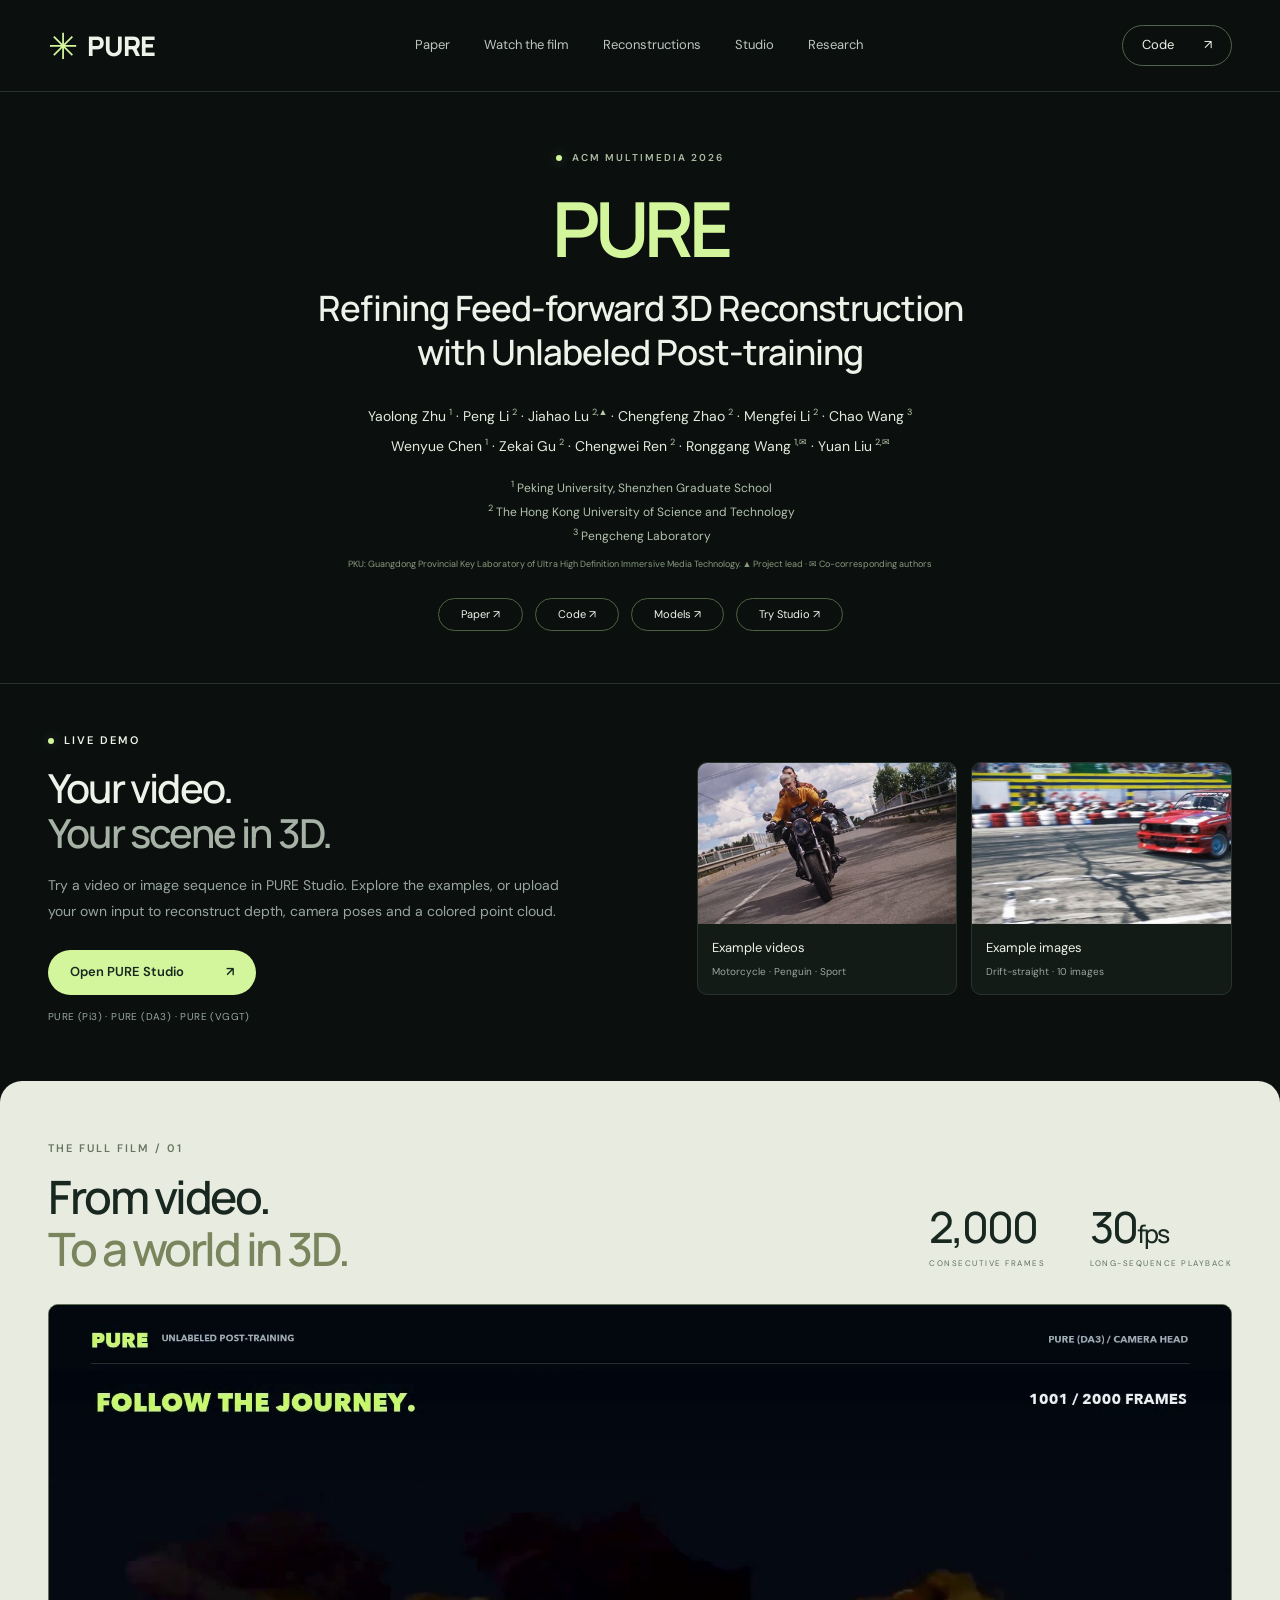
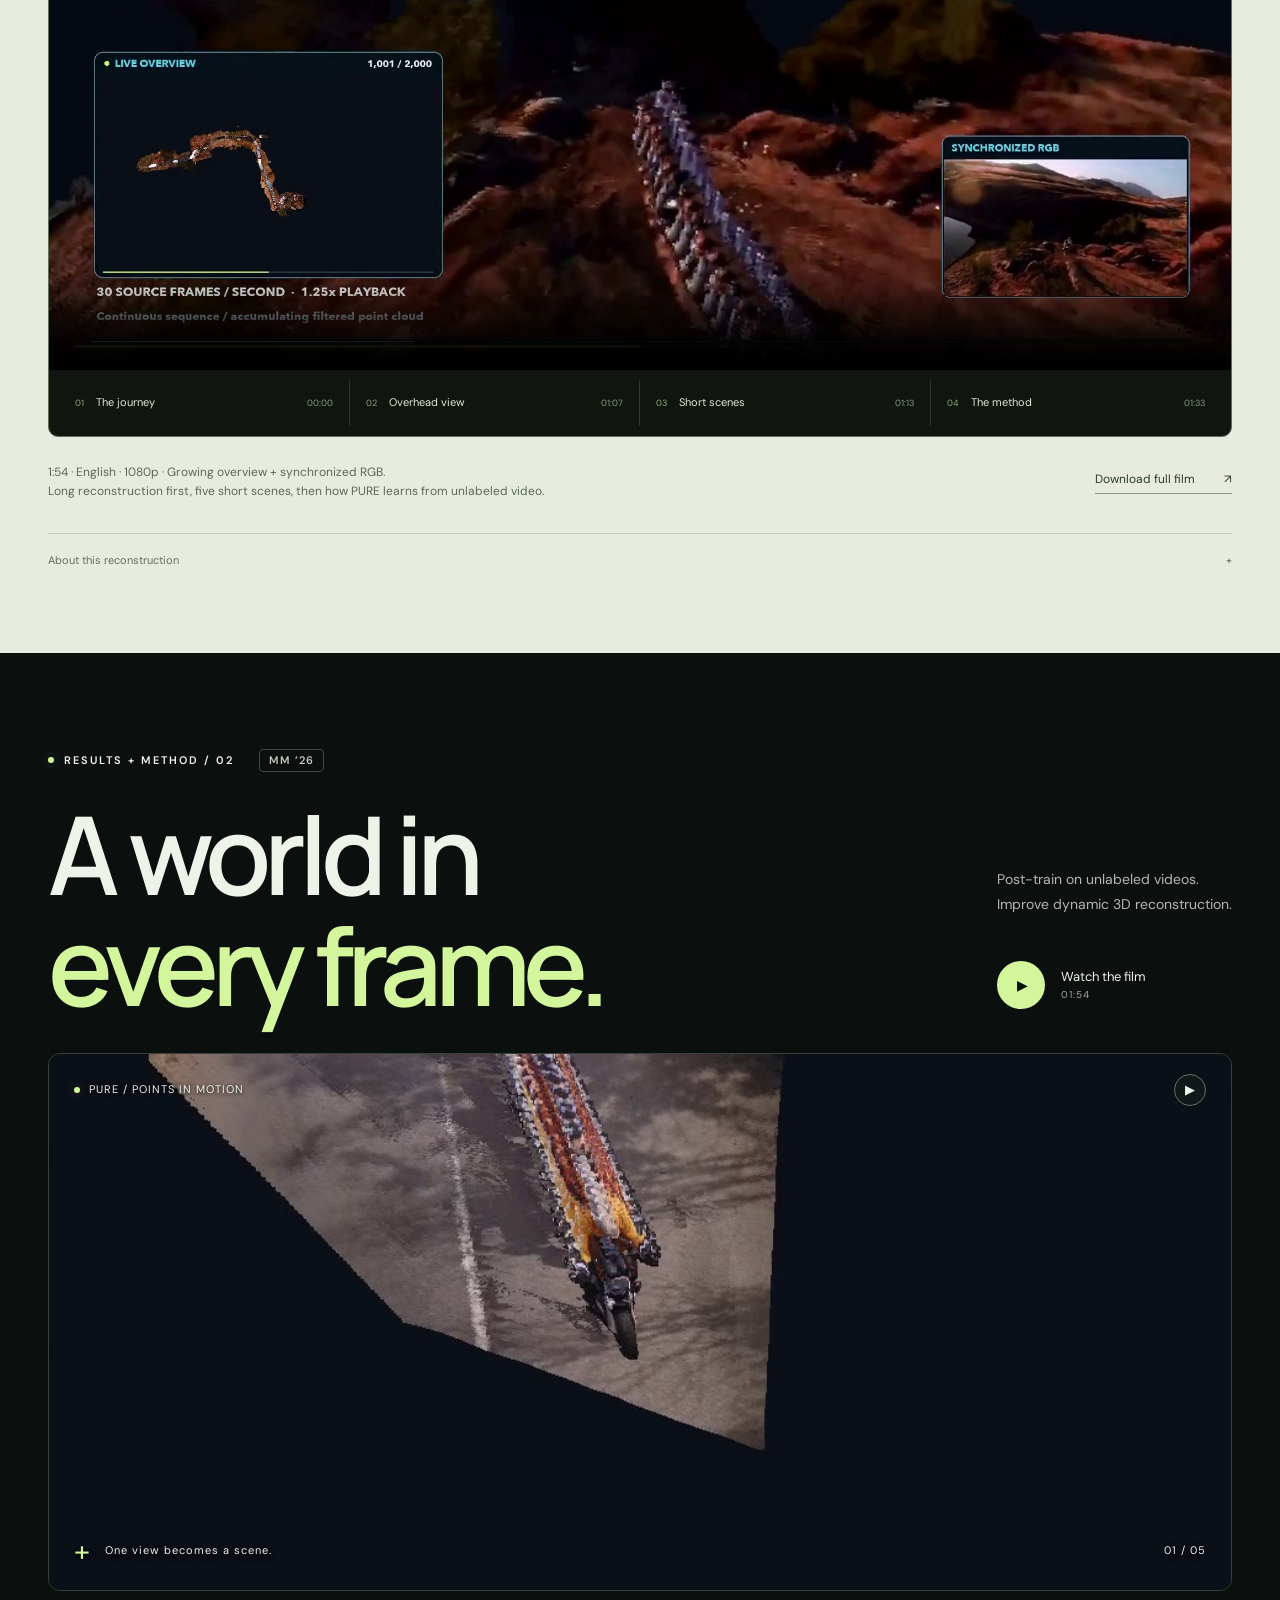
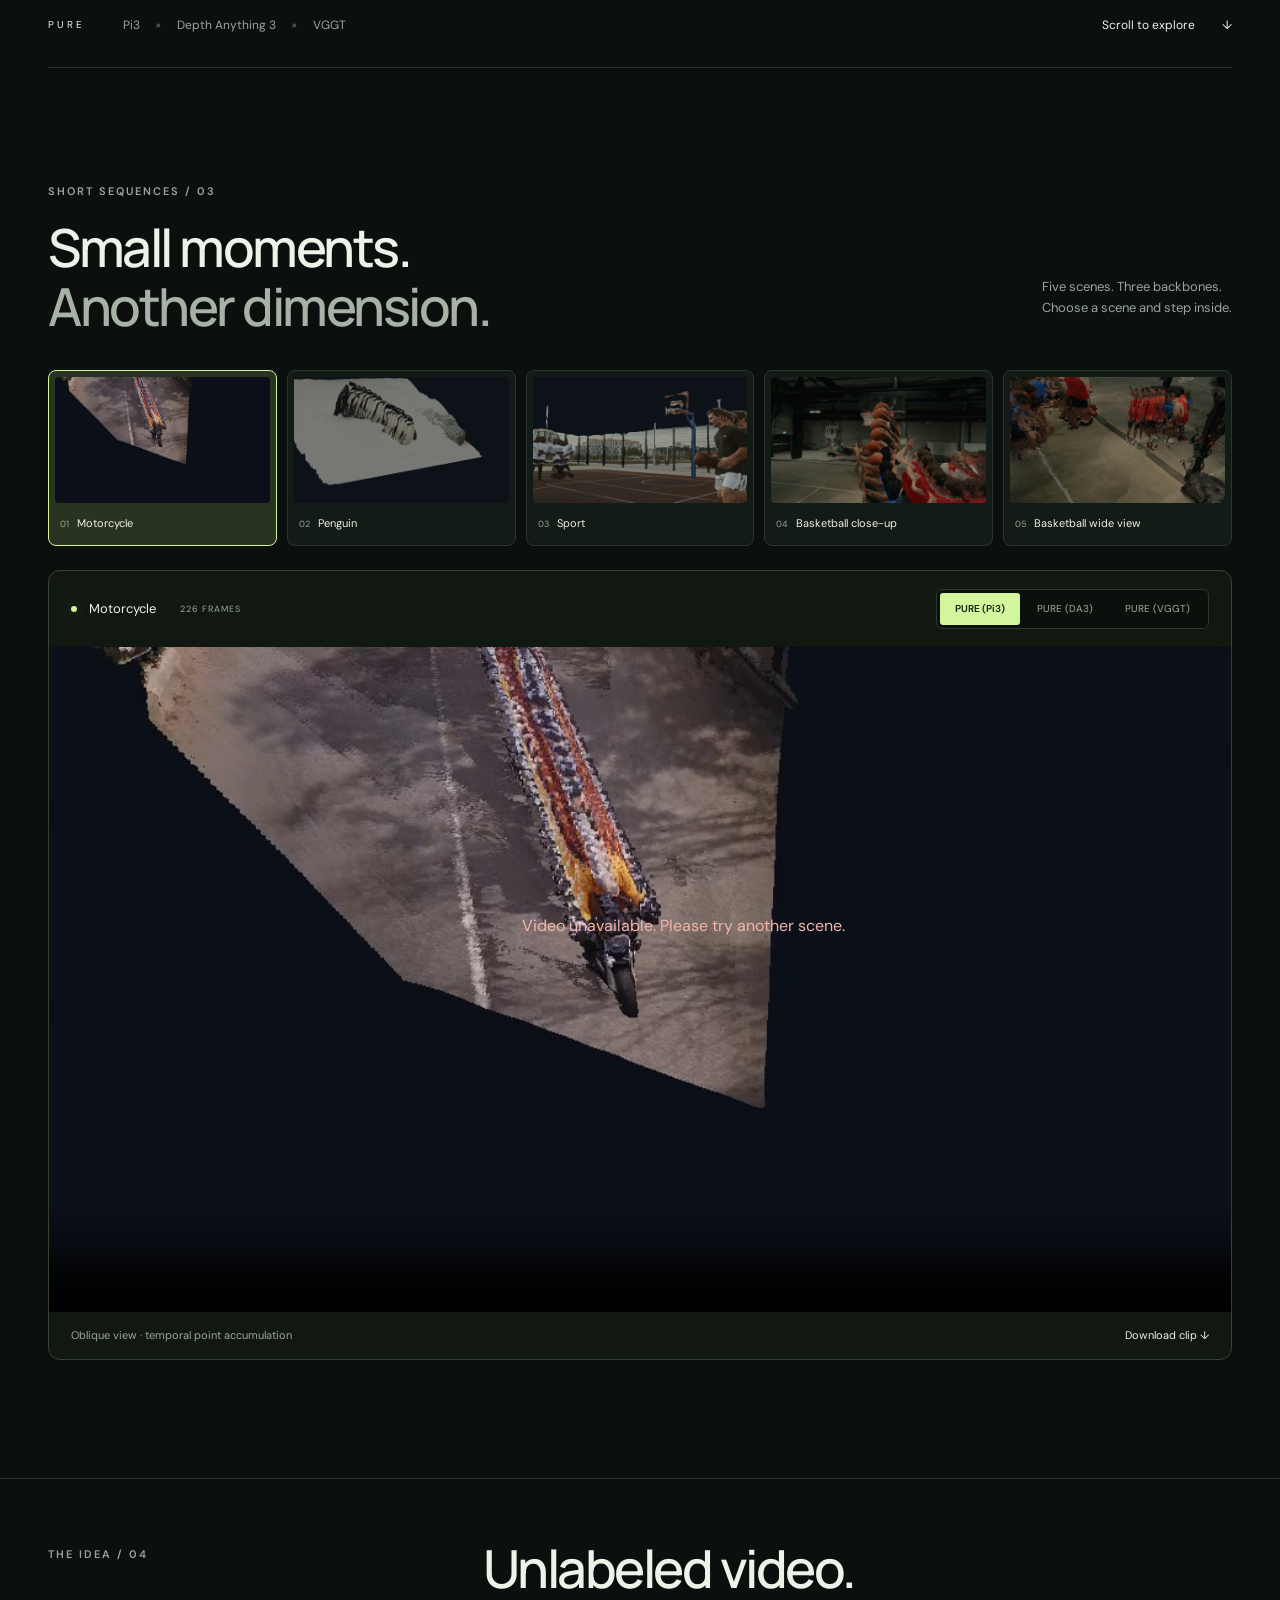
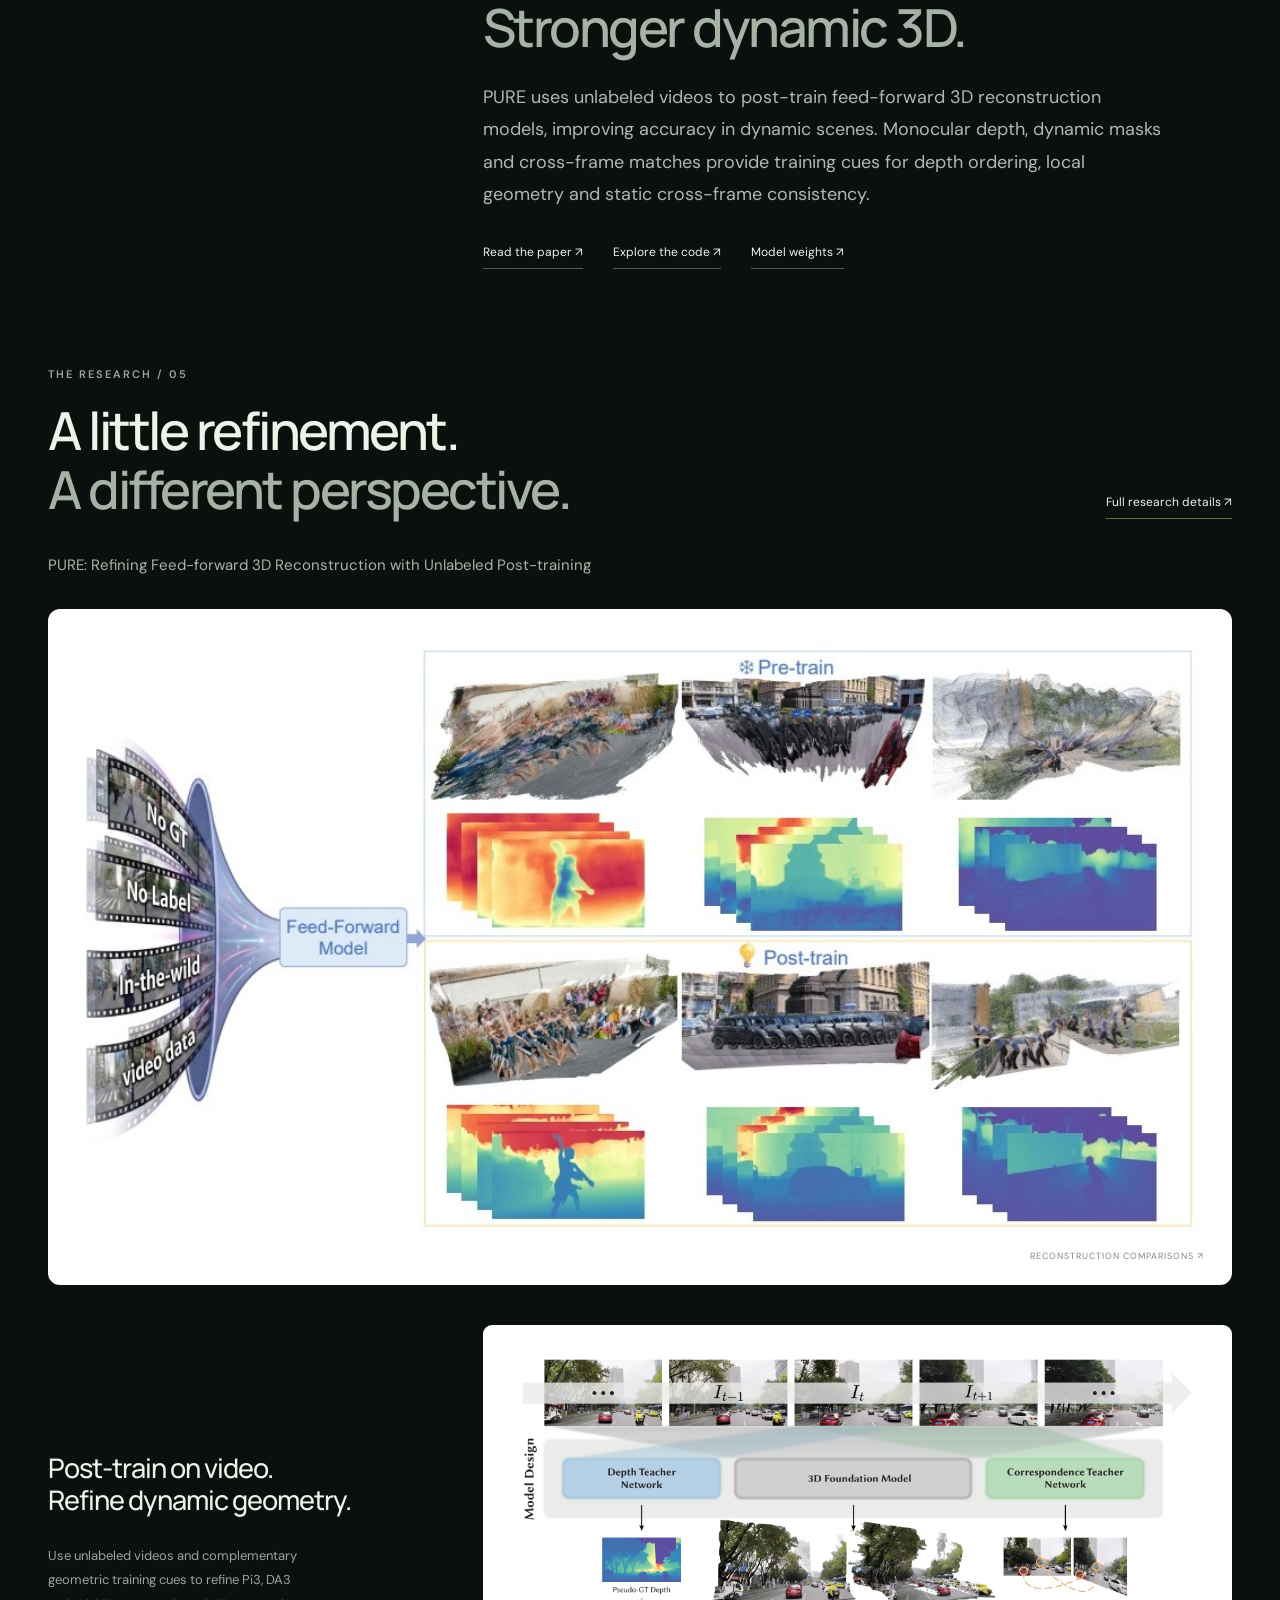
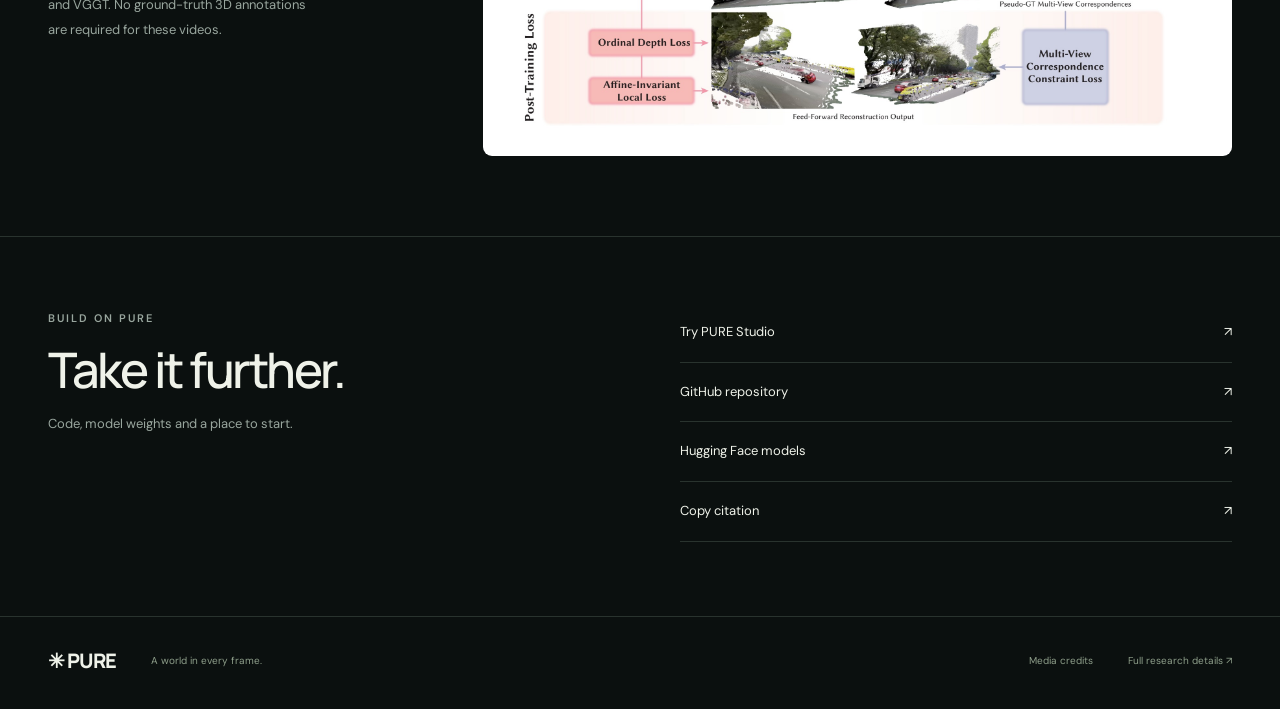
<file: index.html>
<!doctype html>
<html lang="en"><head><meta charset="utf-8"><meta name="viewport" content="width=device-width,initial-scale=1"><link rel="canonical" href="https://funnyguy525.github.io/PURE-Page/"><meta property="og:title" content="PURE — Unlabeled post-training for dynamic 3D reconstruction"><meta property="og:description" content="A complete 2,000-frame reconstruction at 30 fps, five short scenes, and the PURE method."><meta property="og:image" content="https://funnyguy525.github.io/PURE-Page/assets/pure-film-poster.jpg?v=20261019-live-overview"><meta name="theme-color" content="#0b100f"><meta name="description" content="PURE: Refining Feed-forward 3D Reconstruction with Unlabeled Post-training. Explore video-to-3D reconstructions across Pi3, DA3 and VGGT."><title>PURE: Refining Feed-forward 3D Reconstruction with Unlabeled Post-training</title><link rel="icon" href="assets/favicon.svg"><link rel="stylesheet" href="style.css?v=20261019-studio-v1"></head>
<body>
<header class="nav"><a class="wordmark" href="#paper" aria-label="PURE home"><span class="brand-mark" aria-hidden="true">✳</span> PURE</a><nav aria-label="Main navigation"><a href="#paper">Paper</a><a href="#long"><span class="nav-wide">Watch the film</span><span class="nav-short">Film</span></a><a href="#explore"><span class="nav-wide">Reconstructions</span><span class="nav-short">Demos</span></a><a href="#studio">Studio</a><a href="#method">Research</a></nav><a class="nav-code" href="https://github.com/IGL-HKUST/PURE" target="_blank" rel="noopener">Code <span>↗</span></a></header>
<main>
<section class="paper-header wrap" id="paper"><div class="eyebrow paper-eyebrow"><span class="status-dot"></span> ACM MULTIMEDIA 2026</div><h1><span class="paper-acronym">PURE</span><span class="paper-title">Refining Feed-forward 3D Reconstruction <br>with Unlabeled Post-training</span></h1><div class="authors"><p>Yaolong Zhu<sup>1</sup> · Peng Li<sup>2</sup> · Jiahao Lu<sup>2,▲</sup> · Chengfeng Zhao<sup>2</sup> · Mengfei Li<sup>2</sup> · Chao Wang<sup>3</sup><br>Wenyue Chen<sup>1</sup> · Zekai Gu<sup>2</sup> · Chengwei Ren<sup>2</sup> · Ronggang Wang<sup>1,✉</sup> · Yuan Liu<sup>2,✉</sup></p><div class="institutions"><span><sup>1</sup> Peking University, Shenzhen Graduate School</span><span><sup>2</sup> The Hong Kong University of Science and Technology</span><span><sup>3</sup> Pengcheng Laboratory</span></div><small>PKU: Guangdong Provincial Key Laboratory of Ultra High Definition Immersive Media Technology. ▲ Project lead · ✉ Co-corresponding authors</small></div><div class="resource-links paper-links"><a href="https://arxiv.org/abs/2610.14698" target="_blank" rel="noopener">Paper ↗</a><a href="https://github.com/IGL-HKUST/PURE" target="_blank" rel="noopener">Code ↗</a><a href="https://huggingface.co/cyun9286/PURE" target="_blank" rel="noopener">Models ↗</a><a href="https://huggingface.co/spaces/cyun9286/PURE-Studio" target="_blank" rel="noopener">Try Studio ↗</a></div></section>
<section class="studio-banner wrap" id="studio" aria-labelledby="studio-title">
<div class="studio-copy"><div class="eyebrow"><span class="status-dot"></span> LIVE DEMO</div><h2 id="studio-title">Your video.<br><span>Your scene in 3D.</span></h2><p>Try a video or image sequence in PURE Studio. Explore the examples, or upload your own input to reconstruct depth, camera poses and a colored point cloud.</p><a class="studio-launch" href="https://huggingface.co/spaces/cyun9286/PURE-Studio" target="_blank" rel="noopener">Open PURE Studio <span aria-hidden="true">↗</span></a><small>PURE (Pi3) · PURE (DA3) · PURE (VGGT)</small></div>
<div class="studio-samples"><a href="https://huggingface.co/spaces/cyun9286/PURE-Studio" target="_blank" rel="noopener"><img src="assets/motorcycle-rgb.jpg" alt="Motorcycle video example available in PURE Studio" loading="lazy"><span>Example videos <small>Motorcycle · Penguin · Sport</small></span></a><a href="https://huggingface.co/spaces/cyun9286/PURE-Studio" target="_blank" rel="noopener"><img src="assets/drift-straight-rgb.jpg" alt="Drift-straight image sequence available in PURE Studio" loading="lazy"><span>Example images <small>Drift-straight · 10 images</small></span></a></div>
</section>
<section class="long-section" id="long"><div class="wrap"><div class="long-heading"><div><div class="section-kicker">THE FULL FILM / 01</div><h2>From video.<br><em>To a world in 3D.</em></h2></div><div class="long-numbers"><div><strong>2,000</strong><span>CONSECUTIVE FRAMES</span></div><div><strong>30<span>fps</span></strong><span>LONG-SEQUENCE PLAYBACK</span></div></div></div><div class="long-player"><div class="long-media media-with-rgb"><video id="long-video" controls muted loop playsinline preload="metadata" poster="assets/pure-film-poster.jpg?v=20261019-live-overview" src="assets/pure-film.mp4?v=20261019-live-overview" aria-label="PURE full film: 2000-frame reconstruction at 30 fps, five short scenes and method explanation"></video></div><div class="long-chapters"><button data-seek="0"><span>01</span> The journey <small>00:00</small></button><button data-seek="66.666667"><span>02</span> Overhead view <small>01:07</small></button><button data-seek="72.666667"><span>03</span> Short scenes <small>01:13</small></button><button data-seek="92.666667"><span>04</span> The method <small>01:33</small></button></div></div><div class="long-caption"><p>1:54 · English · 1080p · Growing overview + synchronized RGB.<br>Long reconstruction first, five short scenes, then how PURE learns from unlabeled video.</p><a href="assets/pure-film.mp4?v=20261019-live-overview" download>Download full film <span>↗</span></a></div><details class="result-note"><summary>About this reconstruction <span>+</span></summary><p>The long reconstruction uses PURE (DA3) Camera Head with 128-frame clips and 1-frame overlap. All 2,000 source frames appear once, in order, at 30 frames per second (about 1.25× the source speed). Only the viewing camera is smoothed; the reconstructed geometry is unchanged. The lower-left overhead map grows in sync with each frame, then expands into the complete filtered cloud without point subsampling. This is an offline temporal accumulation, not a live causal reconstruction. Some seams and moving-rider ghosting remain (7 of 15 seams meet the recorded geometry thresholds).</p></details></div></section>
<section class="hero" id="film"><div class="hero-copy"><div class="eyebrow"><span class="status-dot"></span> RESULTS + METHOD / 02 <span class="edition">MM ’26</span></div><h2 class="hero-title">A world in<br><em>every frame.</em></h2><div class="hero-bottom"><p>Post-train on unlabeled videos.<br>Improve dynamic 3D reconstruction.</p><button class="watch-button" id="watch-film"><span class="play-icon">▶</span><span>Watch the film <small>01:54</small></span></button></div></div>
<div class="hero-stage"><video id="hero-video" muted playsinline loop preload="metadata" poster="assets/motorcycle-pi3.jpg" src="assets/motorcycle-pi3.mp4" aria-label="PURE motorcycle point cloud reconstruction"></video><aside class="rgb-inset" id="hero-rgb-inset" aria-label="Synchronized RGB input"><div class="rgb-label"><span class="rgb-dot"></span>RGB INPUT</div><video class="rgb-video" id="hero-rgb" src="assets/motorcycle-rgb.mp4" poster="assets/motorcycle-rgb.jpg" muted playsinline preload="metadata" aria-label="Original RGB input synchronized to reconstruction"></video></aside><div class="stage-top"><span><span class="status-dot"></span> PURE / POINTS IN MOTION</span><button id="hero-pause" class="glass-button" aria-label="Pause background video">Ⅱ</button></div><div class="stage-bottom"><span class="little-cross">+</span><span>One view becomes a scene.</span><span class="mono">01 / 05</span></div></div>
<div class="hero-foot"><span>PURE</span><p>Pi3 <i>×</i> Depth Anything 3 <i>×</i> VGGT</p><a href="#explore">Scroll to explore <span>↓</span></a></div></section>
<section class="gallery wrap" id="explore"><div class="section-head"><div><div class="section-kicker">SHORT SEQUENCES / 03</div><h2>Small moments.<br><span>Another dimension.</span></h2></div><p>Five scenes. Three backbones.<br>Choose a scene and step inside.</p></div>
<div class="scene-tabs" role="tablist" aria-label="Choose scene">
<button class="scene-tab active" role="tab" aria-selected="true" data-scene="motorcycle"><img src="assets/motorcycle-pi3.jpg" alt=""><span><b>01</b> Motorcycle</span></button>
<button class="scene-tab" role="tab" aria-selected="false" data-scene="penguin"><img src="assets/penguin-da3.jpg" alt=""><span><b>02</b> Penguin</span></button>
<button class="scene-tab" role="tab" aria-selected="false" data-scene="sport"><img src="assets/sport-vggt.jpg" alt=""><span><b>03</b> Sport</span></button>
<button class="scene-tab" role="tab" aria-selected="false" data-scene="canyon"><img src="assets/canyon-da3.jpg" alt=""><span><b>04</b> Basketball close-up</span></button>
<button class="scene-tab" role="tab" aria-selected="false" data-scene="jump"><img src="assets/jump-vggt.jpg" alt=""><span><b>05</b> Basketball wide view</span></button>
</div>
<div class="player-shell"><div class="player-toolbar"><div class="scene-name"><span class="status-dot"></span><span id="scene-title">Motorcycle</span><small id="scene-frames">226 FRAMES</small></div><div class="model-tabs" role="group" aria-label="Reconstruction model"><button class="active" data-model="pi3" aria-pressed="true">PURE (Pi3)</button><button data-model="da3" aria-pressed="false">PURE (DA3)</button><button data-model="vggt" aria-pressed="false">PURE (VGGT)</button></div></div><div class="video-frame"><video id="scene-video" controls muted playsinline loop preload="metadata" poster="assets/motorcycle-pi3.jpg" src="assets/motorcycle-pi3.mp4" aria-label="Selected reconstruction"></video><aside class="rgb-inset" id="scene-rgb-inset" aria-label="Synchronized RGB input"><div class="rgb-label"><span class="rgb-dot"></span>RGB INPUT</div><video class="rgb-video" id="scene-rgb" src="assets/motorcycle-rgb.mp4" poster="assets/motorcycle-rgb.jpg" muted playsinline preload="metadata" aria-label="Original RGB input synchronized to reconstruction"></video></aside><span class="video-error" hidden>Video unavailable. Please try another scene.</span></div><div class="player-footer"><span id="view-caption">Oblique view · temporal point accumulation</span><a id="scene-download" href="assets/motorcycle-pi3.mp4" download>Download clip ↓</a></div></div>
</section>
<section class="intro wrap"><div class="section-kicker">THE IDEA / 04</div><div><h2>Unlabeled video.<br><span>Stronger dynamic 3D.</span></h2><p>PURE uses unlabeled videos to post-train feed-forward 3D reconstruction models, improving accuracy in dynamic scenes. Monocular depth, dynamic masks and cross-frame matches provide training cues for depth ordering, local geometry and static cross-frame consistency.</p><div class="resource-links"><a href="https://arxiv.org/abs/2610.14698" target="_blank" rel="noopener">Read the paper ↗</a><a href="https://github.com/IGL-HKUST/PURE" target="_blank" rel="noopener">Explore the code ↗</a><a href="https://huggingface.co/cyun9286/PURE" target="_blank" rel="noopener">Model weights ↗</a></div></div></section>
<section class="method wrap" id="method"><div class="section-head"><div><div class="section-kicker">THE RESEARCH / 05</div><h2>A little refinement.<br><span>A different perspective.</span></h2></div><a class="text-link" href="paper.html">Full research details ↗</a></div><p class="method-title">PURE: Refining Feed-forward 3D Reconstruction with Unlabeled Post-training</p><div class="figure"><button data-zoom="assets/teaser.jpg" aria-label="Enlarge reconstruction comparison"><img src="assets/teaser.jpg" alt="PURE before and after post-training reconstruction comparisons" loading="lazy"><span>RECONSTRUCTION COMPARISONS ↗</span></button></div><div class="pipeline-row"><div><h3>Post-train on video.<br>Refine dynamic geometry.</h3><p>Use unlabeled videos and complementary geometric training cues to refine Pi3, DA3 and VGGT. No ground-truth 3D annotations are required for these videos.</p></div><button data-zoom="assets/pipeline.jpg" class="pipeline" aria-label="Enlarge PURE pipeline"><img src="assets/pipeline.jpg" alt="The PURE post-training pipeline" loading="lazy"></button></div>

</section>
<section class="cite wrap"><div><div class="section-kicker">BUILD ON PURE</div><h2>Take it further.</h2><p>Code, model weights and a place to start.</p></div><div class="cta-links"><a href="https://huggingface.co/spaces/cyun9286/PURE-Studio" target="_blank" rel="noopener">Try PURE Studio <span>↗</span></a><a href="https://github.com/IGL-HKUST/PURE" target="_blank" rel="noopener">GitHub repository <span>↗</span></a><a href="https://huggingface.co/cyun9286/PURE" target="_blank" rel="noopener">Hugging Face models <span>↗</span></a><button id="copy-citation">Copy citation <span>↗</span></button></div></section>
<footer class="wrap"><a class="wordmark" href="#paper">✳ PURE</a><span>A world in every frame.</span><details><summary>Media credits</summary><p>Motorcycle, penguin and sport inputs: <a href="https://github.com/Self-Evo/SelfEvo/tree/main/examples" target="_blank" rel="noopener">SelfEvo examples</a>. The two additional basketball clips and ride: user-provided videos. Reconstructions generated with PURE; source footage belongs to its respective creators.</p><a href="assets/media-provenance.json">Media provenance</a></details><a href="paper.html">Full research details ↗</a></footer>
</main>
<dialog id="film-dialog" aria-labelledby="film-title"><div class="dialog-top"><span id="film-title">PURE / RESULTS &amp; THE METHOD</span><button data-close aria-label="Close film">×</button></div><div class="demo-media media-with-rgb"><video id="demo-video" controls muted playsinline preload="none" poster="assets/pure-film-poster.jpg?v=20261019-live-overview" src="assets/pure-film.mp4?v=20261019-live-overview"></video></div><div class="long-chapters demo-chapters"><button data-demo-seek="0"><span>01</span> The journey <small>00:00</small></button><button data-demo-seek="66.666667"><span>02</span> Overhead view <small>01:07</small></button><button data-demo-seek="72.666667"><span>03</span> Short scenes <small>01:13</small></button><button data-demo-seek="92.666667"><span>04</span> The method <small>01:33</small></button></div><a href="assets/pure-film.mp4?v=20261019-live-overview" download>Download full film ↓</a></dialog>
<dialog id="image-dialog" aria-label="Enlarged research figure"><button data-close aria-label="Close figure">×</button><img id="zoom-image" alt="Enlarged PURE research figure"></dialog>
<div id="toast" role="status" aria-live="polite"></div><script src="app.js?v=20261019-live-overview-v7"></script></body></html>
</file>
<file: style.css>
@import url('https://fonts.googleapis.com/css2?family=DM+Sans:wght@400;450;500;550;600;650;700&family=Manrope:wght@400;500;600;650;700;750;800&display=swap');
:root{--bg:#0b100f;--ink:#eff2e9;--dim:#99a69e;--lime:#d3f59b;--line:#29332e;--paper:#f0f0e9;--dark:#18271f}*{box-sizing:border-box}html{scroll-behavior:smooth;scroll-padding-top:94px}body{margin:0;background:var(--bg);color:var(--ink);font:16px/1.6 'DM Sans',Arial,sans-serif}a{color:inherit;text-decoration:none}button{font:inherit;cursor:pointer;color:inherit;border:0}button:focus-visible,a:focus-visible,summary:focus-visible{outline:2px solid var(--lime);outline-offset:5px}button:disabled{cursor:default}img{max-width:100%;display:block}video{display:block;width:100%;background:#0c1119}.wrap{max-width:1328px;margin:auto;padding-left:48px;padding-right:48px}.nav{height:92px;padding:0 48px;display:flex;align-items:center;justify-content:space-between;border-bottom:1px solid var(--line);max-width:1440px;margin:auto}.wordmark{font:800 27px 'Manrope',Arial,sans-serif;letter-spacing:-1px;display:flex;align-items:center;gap:10px}.brand-mark{font-size:36px;font-weight:400;color:var(--lime)}.nav nav{display:flex;gap:34px;color:#bdc6bf;font-size:13px}.nav nav a:hover{color:var(--lime)}.nav-code{font-size:13px;border:1px solid #53634d;border-radius:30px;padding:9px 19px;display:flex;gap:30px}.nav-code:hover{background:var(--lime);color:var(--bg)}.hero{max-width:1440px;margin:auto;padding:66px 48px 0}.eyebrow,.section-kicker{font-size:11px;letter-spacing:2px;font-weight:600}.eyebrow{display:flex;align-items:center;gap:10px}.status-dot{display:inline-block;width:6px;height:6px;background:var(--lime);border-radius:50%;box-shadow:0 0 12px #d3f59244}.edition{border:1px solid #3c493a;padding:2px 9px;border-radius:4px;margin-left:15px;color:#bfccb8;letter-spacing:1px}.hero-copy{position:relative}h1{font:600 clamp(62px,8.5vw,128px)/1.02 'Manrope',Arial,sans-serif;letter-spacing:-7px;margin:27px 0 32px;max-width:850px}em{font-style:normal;color:var(--lime)}.hero-bottom{position:absolute;right:0;bottom:12px;display:flex;flex-direction:column;gap:30px;align-items:flex-start}.hero-bottom p{font-size:14px;line-height:1.8;color:#aeb9af}.watch-button{display:flex;gap:16px;align-items:center;padding:0;background:none;font-size:13px}.play-icon{background:var(--lime);width:48px;height:48px;display:grid;place-items:center;border-radius:50%;color:var(--bg);font-size:14px;padding-left:3px;transition:transform .25s}.watch-button:hover .play-icon{transform:scale(1.1)}.watch-button small{display:block;color:var(--dim);font-size:10px;letter-spacing:1px;text-align:left}.hero-stage{position:relative;border-radius:12px;overflow:hidden;height:clamp(350px,42vw,585px);border:1px solid #354139}.hero-stage video{height:100%;object-fit:cover}.stage-top,.stage-bottom{position:absolute;left:25px;right:25px;display:flex;justify-content:space-between;align-items:center;font-size:11px;letter-spacing:1px}.stage-top{top:20px}.stage-top>span{display:flex;align-items:center;gap:9px;text-shadow:0 1px 4px black}.glass-button{border:1px solid #677066;background:#17231977;width:32px;height:32px;border-radius:50%;font-size:13px;backdrop-filter:blur(10px)}.stage-bottom{bottom:24px;text-shadow:0 2px 6px black;gap:14px;justify-content:flex-start}.stage-bottom .mono{margin-left:auto}.little-cross{font-size:29px;line-height:1;color:var(--lime)}.hero-foot{padding:25px 0 32px;display:flex;align-items:center;border-bottom:1px solid var(--line);font-size:12px;color:var(--dim);gap:38px}.hero-foot>span{letter-spacing:3px;color:var(--ink);font-size:10px}.hero-foot p{margin:0}.hero-foot i{font-style:normal;margin:0 12px;color:#5f7568}.hero-foot>a{margin-left:auto;color:var(--ink)}.hero-foot>a span{margin-left:24px}.intro{padding-top:112px;padding-bottom:112px;display:grid;grid-template-columns:1fr 2fr;gap:60px}.section-kicker{color:var(--dim);padding-top:7px}h2{font:550 clamp(36px,4.1vw,60px)/1.12 'Manrope',Arial,sans-serif;letter-spacing:-2.5px;margin:18px 0 24px}h2 span{color:#a5b2a5}.intro h2{margin-top:0}.intro p{max-width:680px;color:#adbaaf;font-size:18px;line-height:1.8}.resource-links{display:flex;gap:30px;margin-top:32px;font-size:12px}.resource-links a{border-bottom:1px solid #4d6347;padding-bottom:6px}.resource-links a:hover{color:var(--lime)}.gallery{padding-bottom:118px}.section-head{display:flex;justify-content:space-between;align-items:flex-end;gap:24px;margin-bottom:34px}.section-head h2{margin-bottom:0}.section-head>p{font-size:13px;color:var(--dim);padding-bottom:4px}.scene-tabs{display:grid;grid-template-columns:repeat(6,1fr);gap:10px;margin-bottom:24px}.scene-tab{padding:6px;background:#121b16;border:1px solid #28382a;border-radius:8px;text-align:left;transition:border-color .2s,transform .2s}.scene-tab:hover{transform:translateY(-3px)}.scene-tab.active{border-color:var(--lime);background:#283321}.scene-tab img{aspect-ratio:1.7;object-fit:cover;border-radius:4px;opacity:.72;transition:opacity .2s}.scene-tab.active img,.scene-tab:hover img{opacity:1}.scene-tab>span{display:flex;gap:8px;padding:12px 5px 6px;font-size:11px;align-items:center}.scene-tab b{font-size:9px;font-weight:400;color:var(--dim)}.player-shell{border-radius:12px;overflow:hidden;border:1px solid #354331;background:#101811}.player-toolbar{padding:18px 22px;display:flex;align-items:center;justify-content:space-between;gap:20px}.scene-name{display:flex;align-items:center;gap:12px;font-size:13px}.scene-name small{font-size:9px;letter-spacing:1px;color:var(--dim);margin-left:12px}.model-tabs{display:flex;background:#0b100d;border:1px solid #2c382b;border-radius:6px;padding:3px;gap:2px}.model-tabs button{padding:8px 15px;font-size:10px;background:none;color:#a0af9d;border-radius:3px}.model-tabs button.active{background:var(--lime);color:#182317;font-weight:600}.video-frame{position:relative}.video-frame video{aspect-ratio:16/9}.video-error{position:absolute;inset:40%;width:90%;color:#f2b6ab}.video-error[hidden]{display:none}.player-footer{padding:15px 22px;font-size:11px;display:flex;justify-content:space-between;color:var(--dim)}.player-footer a{color:var(--ink)}.long-section{background:#e8ece0;color:var(--dark);padding:94px 0 65px;border-radius:26px 26px 0 0}.long-section .section-kicker{color:#687560}.long-heading{display:flex;justify-content:space-between;align-items:flex-end;gap:40px;margin-bottom:42px}.long-heading h2{margin-bottom:0}.long-heading em{color:#7a855d}.long-numbers{display:flex;gap:45px;padding-bottom:4px}.long-numbers>div{display:flex;flex-direction:column}.long-numbers strong{font:500 43px/1.4 'Manrope',sans-serif;letter-spacing:-2px}.long-numbers strong span{font-size:25px}.long-numbers>div>span{font-size:8px;letter-spacing:1.5px;color:#5f705d}.long-player{border-radius:10px;overflow:hidden;background:#10160f;border:1px solid #607158}.long-player video{aspect-ratio:16/9}.long-chapters{display:grid;grid-template-columns:repeat(3,1fr);padding:10px}.long-chapters button{background:none;color:#e1e8d6;display:flex;align-items:center;text-align:left;font-size:11px;padding:14px 16px;border-right:1px solid #2b3926}.long-chapters button:last-child{border:0}.long-chapters button>span{color:#90a478;font-size:9px;margin-right:12px}.long-chapters small{margin-left:auto;color:#879b7e;font-size:9px}.long-chapters button:hover{background:#27341d;border-radius:5px}.long-caption{display:flex;justify-content:space-between;align-items:center;gap:30px;padding:14px 0 20px;font-size:12px;color:#5a6957}.long-caption>a{color:#263e23;border-bottom:1px solid #8b9b7e;padding-bottom:4px;white-space:nowrap}.long-caption a span{margin-left:26px}.result-note{border-top:1px solid #c3cdb9;padding:18px 0;font-size:11px;color:#626e5e;max-width:100%}.result-note summary{display:flex;justify-content:space-between;cursor:pointer;list-style:none}.result-note p{max-width:850px;line-height:1.9;margin-top:18px}.method{padding-top:100px;padding-bottom:80px}.text-link{font-size:12px;border-bottom:1px solid #637052;padding-bottom:6px}.method-title{font-size:15px;color:#a8b5a6;margin:32px 0}.figure{background:#fff;border-radius:12px;overflow:hidden;padding:28px 28px 18px}.figure button{padding:0;background:none;width:100%}.figure img{width:100%}.figure span{display:block;text-align:right;color:#7b8877;font-size:9px;letter-spacing:1px;margin-top:12px}.pipeline-row{display:grid;grid-template-columns:1fr 2fr;gap:60px;align-items:center;margin-top:40px}.pipeline-row h3{font:500 27px/1.2 'Manrope',sans-serif;letter-spacing:-1px}.pipeline-row p{font-size:13px;color:var(--dim);max-width:260px;line-height:1.9}.pipeline{background:white;padding:24px;border-radius:9px}.authors{padding-top:58px;margin-top:65px;border-top:1px solid var(--line);text-align:center}.authors>p{font-size:13px;line-height:2.2;max-width:950px;margin:auto}.authors sup{font-size:8px;margin-left:3px;color:var(--dim)}.institutions{display:flex;justify-content:center;flex-wrap:wrap;gap:22px;margin:24px 0 14px;font-size:10px;color:#a3b29e}.authors>small{color:#6c7d6c;font-size:9px}.cite{border-top:1px solid var(--line);display:grid;grid-template-columns:1fr 1fr;padding-top:66px;padding-bottom:74px;gap:80px}.cite h2{margin:16px 0;font-size:49px}.cite p{font-size:13px;color:var(--dim)}.cta-links{display:flex;flex-direction:column;justify-content:center}.cta-links>a,.cta-links>button{display:flex;justify-content:space-between;padding:19px 0;border-bottom:1px solid var(--line);font-size:13px;background:none;text-align:left}.cta-links>a:hover,.cta-links>button:hover{color:var(--lime)}footer.wrap{border-top:1px solid var(--line);padding-top:30px;padding-bottom:35px;display:flex;align-items:center;gap:35px;color:#8e9e8a;font-size:10px}footer .wordmark{font-size:20px;color:var(--ink)}footer>span{margin-right:auto}footer details{position:relative}footer summary{cursor:pointer;list-style:none}footer details[open] p{position:absolute;bottom:30px;right:0;width:360px;padding:24px;background:#233020;border:1px solid #506148;color:#cad7c3;border-radius:8px;z-index:3;font-size:11px}.mono{font-variant-numeric:tabular-nums}dialog{padding:0;border:1px solid #4c5b43;background:#101810;color:var(--ink);border-radius:12px;max-width:min(1200px,94vw);width:100%;max-height:94vh}dialog::backdrop{background:#030704df;backdrop-filter:blur(8px)}.dialog-top{padding:16px 24px;display:flex;align-items:center;justify-content:space-between;font-size:10px;letter-spacing:1.8px}dialog button[data-close]{background:none;color:var(--ink);font-size:28px;line-height:1;padding:4px 10px}dialog>a{display:block;padding:14px 24px;font-size:11px;color:var(--lime)}#image-dialog{background:white}#image-dialog button{position:absolute;right:12px;top:12px;background:#1b2a18bb;border-radius:50%;width:40px;height:40px}#image-dialog img{width:100%;max-height:85vh;object-fit:contain;padding:30px}#toast{position:fixed;bottom:25px;left:50%;transform:translate(-50%,20px);background:var(--lime);color:#192317;padding:12px 25px;border-radius:30px;font-size:12px;opacity:0;transition:.25s;pointer-events:none;z-index:50}#toast.show{opacity:1;transform:translate(-50%,0)}
@media(min-width:1600px){.hero{padding-top:80px}}@media(max-width:1000px){.nav{padding:0 28px}.hero{padding-left:28px;padding-right:28px}.wrap{padding-left:28px;padding-right:28px}h1{letter-spacing:-4px;font-size:85px}.hero-bottom{bottom:0;gap:15px}.hero-bottom p{font-size:11px}.intro{gap:30px}.scene-tabs{gap:6px}.scene-tab>span{font-size:10px;gap:5px}.player-toolbar{flex-wrap:wrap}.long-numbers{gap:20px}.long-numbers strong{font-size:32px}.long-heading h2{font-size:43px}.pipeline-row{gap:25px}.resource-links{gap:20px}}@media(max-width:680px){.nav{height:72px;padding:0 20px}.nav nav{gap:18px}.nav nav a{font-size:11px}.nav nav a:first-child,.nav nav a:last-child{display:none}.nav-code{padding:6px 12px;font-size:10px;gap:12px}.wordmark{font-size:22px}.hero{padding:42px 20px 0}.hero .eyebrow{font-size:8px;letter-spacing:1.3px}.edition{margin-left:auto}h1{font-size:62px;letter-spacing:-4px;line-height:1.06;margin-bottom:25px}.hero-bottom{position:static;flex-direction:row;align-items:center;justify-content:space-between;margin-bottom:28px;gap:12px}.hero-bottom p{font-size:10px}.play-icon{width:37px;height:37px;font-size:11px}.watch-button{gap:8px;font-size:10px}.watch-button small{font-size:8px}.hero-stage{height:310px}.hero-stage video{object-fit:cover}.stage-top,.stage-bottom{left:14px;right:14px;font-size:8px}.stage-top{top:14px}.stage-bottom{bottom:15px}.hero-foot{font-size:9px;gap:15px;padding-top:21px}.hero-foot>span{display:none}.hero-foot p i{margin:0 5px}.hero-foot a span{margin-left:7px}.wrap{padding-left:20px;padding-right:20px}.intro{padding-top:65px;padding-bottom:65px;display:block}.section-kicker{font-size:8px;letter-spacing:1.6px}.intro .section-kicker{margin-bottom:24px}h2{font-size:39px;letter-spacing:-2px}.intro p{font-size:14px}.resource-links{gap:19px;font-size:10px;flex-wrap:wrap}.section-head{display:block;margin-bottom:25px}.section-head>p{font-size:11px;margin-top:20px}.gallery{padding-bottom:60px}.scene-tabs{grid-template-columns:repeat(3,1fr);gap:8px;margin-bottom:18px}.scene-tab>span{font-size:9px;padding:8px 3px 3px}.player-toolbar{padding:14px;gap:13px}.scene-name small{font-size:8px}.model-tabs{width:100%}.model-tabs button{flex:1;padding:8px 7px;font-size:9px}.player-footer{font-size:8px;padding:12px;gap:15px}.long-section{padding-top:58px;padding-bottom:35px;border-radius:18px 18px 0 0}.long-heading{display:block;margin-bottom:25px}.long-heading h2{font-size:37px}.long-numbers{gap:40px;margin-top:25px}.long-numbers strong{font-size:30px}.long-numbers>div>span{font-size:7px}.long-chapters{padding:4px}.long-chapters button{font-size:8px;padding:10px 8px;display:block}.long-chapters button>span{margin-right:5px}.long-chapters small{display:block;margin-top:5px;margin-left:16px;font-size:7px}.long-caption{display:block;font-size:10px}.long-caption>a{display:inline-block;margin-top:7px}.result-note{font-size:9px}.method{padding-top:65px;padding-bottom:50px}.method .section-head .text-link{display:inline-block;margin-top:20px}.method-title{font-size:12px;margin-top:25px}.figure{padding:14px;border-radius:7px}.figure span{font-size:7px}.pipeline-row{display:block;margin-top:26px}.pipeline-row h3{font-size:25px}.pipeline-row p{max-width:none;font-size:12px}.pipeline{padding:14px;margin-top:15px}.authors{margin-top:35px;padding-top:30px}.authors>p{font-size:10px}.institutions{display:block;font-size:9px;margin:18px 0}.institutions>span{display:block;margin:7px}.authors>small{font-size:8px}.cite{display:block;padding-top:45px;padding-bottom:45px}.cite h2{font-size:39px}.cite p{font-size:12px}.cta-links{margin-top:25px}.cta-links>a,.cta-links>button{font-size:11px;padding:16px 0}footer.wrap{flex-wrap:wrap;gap:20px;font-size:8px}footer .wordmark{font-size:18px}footer>span{font-size:8px}footer details[open] p{right:-100px;width:290px}dialog{max-width:96vw;border-radius:8px}.dialog-top{font-size:8px;padding:10px 12px}#film-dialog video{max-height:70vh}.dialog-top button{font-size:24px}#image-dialog img{padding:10px}#image-dialog button{right:4px;top:4px;width:30px;height:30px;font-size:20px}}
@media(prefers-reduced-motion:reduce){html{scroll-behavior:auto}*,*:before,*:after{animation:none!important;transition:none!important}}

.nav-short{display:none}@media(max-width:680px){.nav{gap:12px}.nav nav{margin-left:auto;gap:15px}.nav nav a{white-space:nowrap;font-size:10px}.nav-wide{display:none}.nav-short{display:inline}.nav-code{padding:5px 10px;gap:9px}.nav .wordmark{gap:6px}.nav .brand-mark{font-size:29px}}

/* Research masthead first, full long sequence immediately after it. */
.paper-header{text-align:center;padding-top:58px;padding-bottom:52px}.paper-eyebrow{justify-content:center;color:#acbba2;font-size:10px;letter-spacing:2px}.paper-header h1{margin:20px auto 26px;max-width:1100px;letter-spacing:0;line-height:1.15}.paper-acronym{display:block;color:var(--lime);font:650 76px/1.12 'Manrope',Arial,sans-serif;letter-spacing:-5px;margin-bottom:16px}.paper-title{display:block;font:550 35px/1.25 'Manrope',Arial,sans-serif;letter-spacing:-1px}.paper-header .authors{padding:0;margin:0;border:0}.paper-header .authors>p{font-size:14px;line-height:2.15;max-width:1150px;color:#e3eadc}.paper-header .authors sup{color:#b9caa9;font-size:9px}.paper-header .institutions{display:flex;flex-direction:column;gap:3px;font-size:12px;margin:16px 0 10px;color:#b4c2ad}.paper-header .authors>small{font-size:9px;color:#879a7d;display:block;max-width:960px;margin:auto;line-height:1.8}.paper-links{justify-content:center;margin-top:25px;gap:12px}.paper-links a{border:1px solid #4f6042;border-radius:24px;padding:7px 22px;font-size:11px}.paper-links a:hover{background:var(--lime);color:var(--bg)}:is(.paper-header,.studio-banner)+.long-section{border-radius:22px 22px 0 0;padding-top:52px}:is(.paper-header,.studio-banner)+.long-section .long-heading{margin-bottom:30px}:is(.paper-header,.studio-banner)+.long-section .long-heading h2{font-size:46px;margin-top:14px}.hero{padding-top:96px;padding-bottom:80px}.hero-title{font:600 clamp(62px,8.5vw,128px)/1.02 'Manrope',Arial,sans-serif;letter-spacing:-7px;margin:27px 0 32px;max-width:850px}.hero+.gallery{padding-top:28px}.gallery+.intro{padding-top:0;padding-bottom:45px;border-top:1px solid var(--line);padding-top:60px}.intro+.method{padding-top:45px}
@media(max-width:1000px){.paper-header{padding-top:42px;padding-bottom:40px}.paper-title{font-size:29px}.paper-header .authors>p{font-size:12px}.hero-title{letter-spacing:-4px;font-size:85px}:is(.paper-header,.studio-banner)+.long-section .long-heading h2{font-size:40px}}
@media(max-width:680px){.paper-header{padding-top:35px;padding-bottom:34px}.paper-eyebrow{font-size:8px;letter-spacing:1.5px}.paper-header h1{margin:16px auto 21px}.paper-acronym{font-size:57px;letter-spacing:-3px;margin-bottom:14px}.paper-title{font-size:22px;line-height:1.3;letter-spacing:-.6px}.paper-title br{display:none}.paper-header .authors>p{font-size:11px;line-height:2.1}.paper-header .authors sup{font-size:7px}.paper-header .institutions{font-size:10px;gap:6px;margin:16px 0 12px;line-height:1.7}.paper-header .institutions>span{margin:0}.paper-header .authors>small{font-size:7px;line-height:1.9}.paper-links{margin-top:22px;gap:9px}.paper-links a{font-size:10px;padding:6px 19px}:is(.paper-header,.studio-banner)+.long-section{padding-top:36px}:is(.paper-header,.studio-banner)+.long-section .long-heading h2{font-size:34px}:is(.paper-header,.studio-banner)+.long-section .long-heading{margin-bottom:23px}.hero{padding-top:60px;padding-bottom:48px}.hero-title{font-size:62px;letter-spacing:-4px;line-height:1.06;margin-bottom:25px}.hero+.gallery{padding-top:18px}.gallery+.intro{padding-top:35px;padding-bottom:25px}.intro+.method{padding-top:35px}}

/* Compact source input, synchronized with its reconstruction. */
.media-with-rgb{position:relative}.rgb-inset{position:absolute;right:18px;top:18px;width:23%;max-width:244px;min-width:104px;z-index:2;border:1px solid #d8e5cc88;border-radius:7px;background:#0b140e;box-shadow:0 6px 26px #0008;overflow:hidden;pointer-events:none;transition:opacity .2s}.rgb-label{display:flex;align-items:center;gap:6px;padding:6px 9px;color:#eaf2e0;font-size:8px;font-weight:500;letter-spacing:1.4px;line-height:1.2;background:#122016}.rgb-dot{width:4px;height:4px;background:var(--lime);border-radius:50%}.rgb-inset .rgb-video{width:100%;height:auto;max-height:none;aspect-ratio:480/272;object-fit:cover;background:#0b100f}.rgb-inset.is-hidden{opacity:0;visibility:hidden}.long-media>.rgb-inset{top:64px}.hero-stage>.rgb-inset{top:66px}.demo-media>.rgb-inset{top:64px}#demo-rgb{max-height:none}#hero-rgb{height:auto}
@media(max-width:680px){.rgb-inset{right:10px;top:10px;width:25%;min-width:86px;border-radius:4px}.rgb-label{padding:4px 6px;font-size:6px;letter-spacing:1px;gap:4px}.rgb-dot{width:3px;height:3px}.long-media>.rgb-inset,.demo-media>.rgb-inset{top:29px}.hero-stage>.rgb-inset{top:49px;right:12px}}

/* The full film has four chapters and five short-case selectors. */
.long-chapters{grid-template-columns:repeat(4,minmax(0,1fr))}.scene-tabs{grid-template-columns:repeat(5,minmax(0,1fr))}
@media(max-width:680px){.long-chapters{grid-template-columns:repeat(2,minmax(0,1fr))}.scene-tabs{grid-template-columns:repeat(3,minmax(0,1fr))}}
/* Live reconstruction Studio and its bundled input examples. */
.studio-banner{display:grid;grid-template-columns:1.1fr 1fr;gap:60px;padding-top:48px;padding-bottom:56px;border-top:1px solid var(--line)}
.studio-copy h2{font-size:40px;letter-spacing:-1.8px;margin:16px 0 18px}
.studio-copy p{max-width:520px;font-size:14px;color:var(--dim);line-height:1.8}
.studio-launch{display:inline-flex;gap:42px;align-items:center;background:var(--lime);color:var(--dark);border-radius:28px;padding:12px 22px;margin:12px 0 14px;font-size:13px;font-weight:600}
.studio-launch:hover{background:#e5ffbe}
.studio-copy>small{display:block;color:var(--dim);font-size:10px;letter-spacing:.4px}
.studio-samples{display:grid;grid-template-columns:repeat(2,minmax(0,1fr));gap:14px;align-content:center}
.studio-samples a{border:1px solid var(--line);border-radius:10px;overflow:hidden;background:#121b16}
.studio-samples a:hover{border-color:var(--lime)}
.studio-samples img{width:100%;aspect-ratio:16/10;object-fit:cover}
.studio-samples a>span{display:block;padding:14px;font-size:13px}
.studio-samples small{display:block;margin-top:5px;font-size:10px;color:var(--dim)}
@media(max-width:1000px){.studio-banner{gap:28px}.studio-copy h2{font-size:34px}}
@media(max-width:680px){.studio-banner{grid-template-columns:1fr;gap:24px;padding-top:32px;padding-bottom:36px}.studio-copy h2{font-size:32px}.studio-samples a>span{padding:10px;font-size:12px}.studio-samples small{font-size:9px}}
</file>
